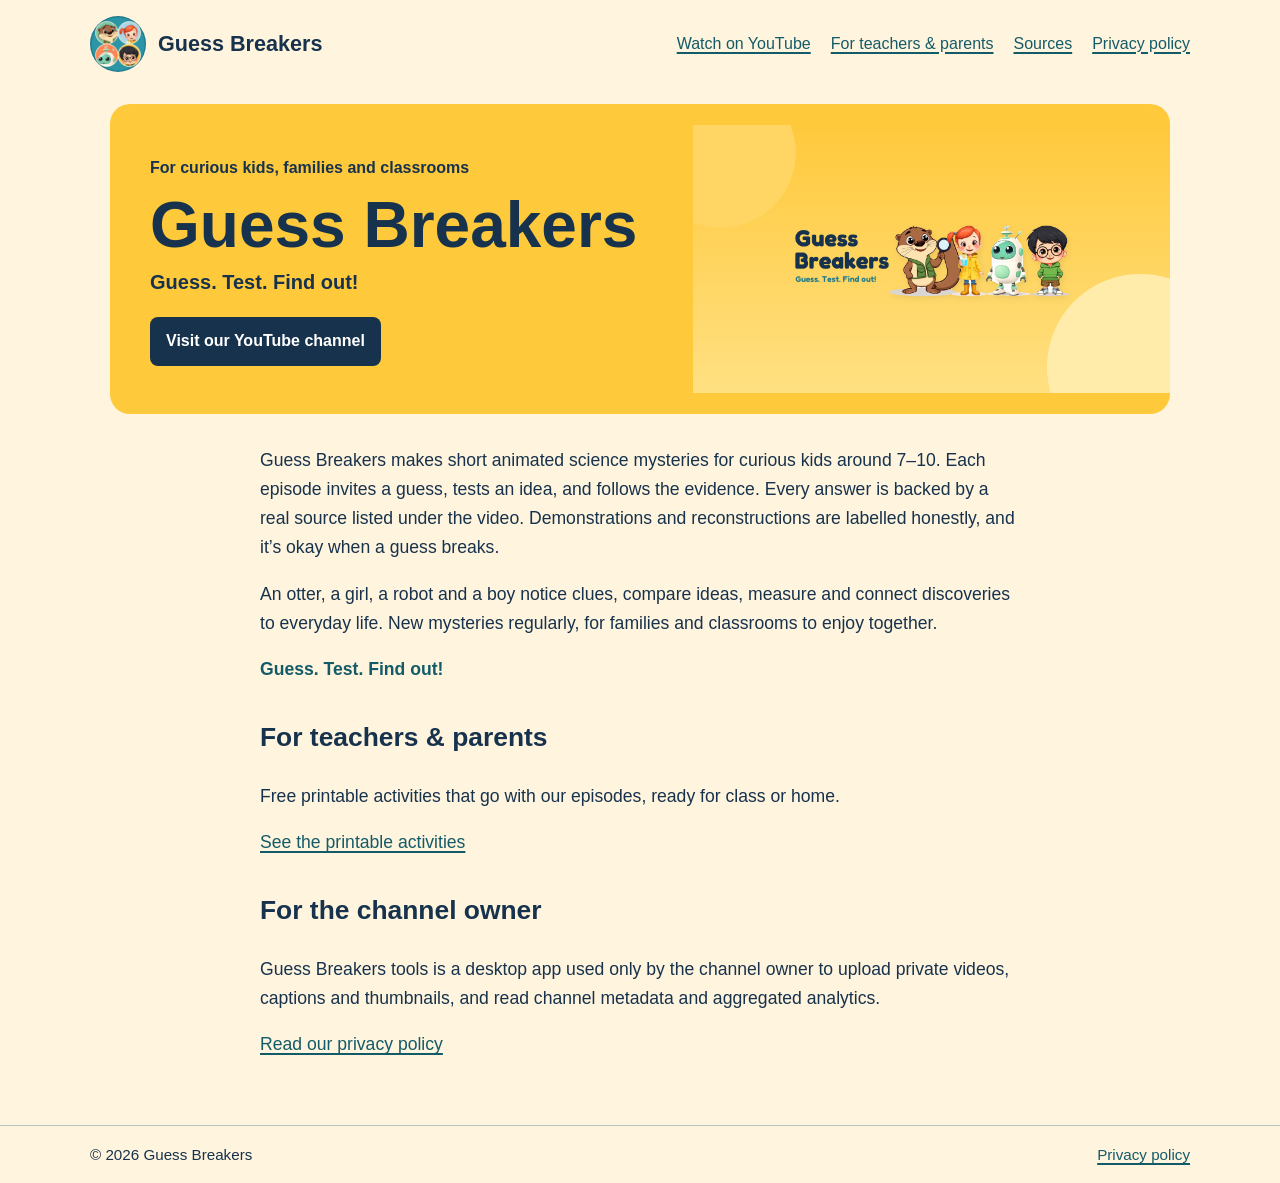
<file: index.html>
<!doctype html>
<html lang="en">
<head>
  <meta charset="utf-8">
  <meta name="viewport" content="width=device-width, initial-scale=1">
  <meta name="description" content="Guess Breakers makes short animated science mysteries for curious kids, families and classrooms.">
  <title>Guess Breakers — Science Mysteries</title>
  <link rel="stylesheet" href="style.css">
</head>
<body>
  <header class="site-header">
    <a class="brand" href="index.html" aria-label="Guess Breakers home">
      <img src="images/avatar-b.png" width="64" height="64" alt="The four Guess Breakers characters">
      <span>Guess Breakers</span>
    </a>
    <nav aria-label="Main navigation"><a href="https://www.youtube.com/@GuessBreakers">Watch on YouTube</a><a href="teachers.html">For teachers &amp; parents</a><a href="sources.html">Sources</a><a href="privacy.html">Privacy policy</a></nav>
  </header>
  <main>
    <section class="hero" aria-labelledby="page-title">
      <img class="banner" src="images/banner-b.png" alt="The Guess Breakers team: an otter, a girl, a robot and a boy">
      <div class="hero-copy">
        <p class="eyebrow">For curious kids, families and classrooms</p>
        <h1 id="page-title">Guess Breakers</h1>
        <p class="slogan">Guess. Test. Find out!</p>
        <a class="button" href="https://www.youtube.com/@GuessBreakers">Visit our YouTube channel</a>
      </div>
    </section>
    <section class="about" aria-label="About the channel">
      <p>Guess Breakers makes short animated science mysteries for curious kids around 7–10. Each episode invites a guess, tests an idea, and follows the evidence. Every answer is backed by a real source listed under the video. Demonstrations and reconstructions are labelled honestly, and it’s okay when a guess breaks.</p>
      <p>An otter, a girl, a robot and a boy notice clues, compare ideas, measure and connect discoveries to everyday life. New mysteries regularly, for families and classrooms to enjoy together.</p>
      <p class="closing">Guess. Test. Find out!</p>
    </section>
    <section class="about" aria-labelledby="teachers-title">
      <h2 id="teachers-title">For teachers &amp; parents</h2>
      <p>Free printable activities that go with our episodes, ready for class or home.</p>
      <p><a href="teachers.html">See the printable activities</a></p>
    </section>
    <section class="about app-info" aria-labelledby="tools-title">
      <h2 id="tools-title">For the channel owner</h2>
      <p>Guess Breakers tools is a desktop app used only by the channel owner to upload private videos, captions and thumbnails, and read channel metadata and aggregated analytics.</p>
      <p><a href="privacy.html">Read our privacy policy</a></p>
    </section>
  </main>
  <footer><span>© 2026 Guess Breakers</span><a href="privacy.html">Privacy policy</a></footer>
</body>
</html>
</file>
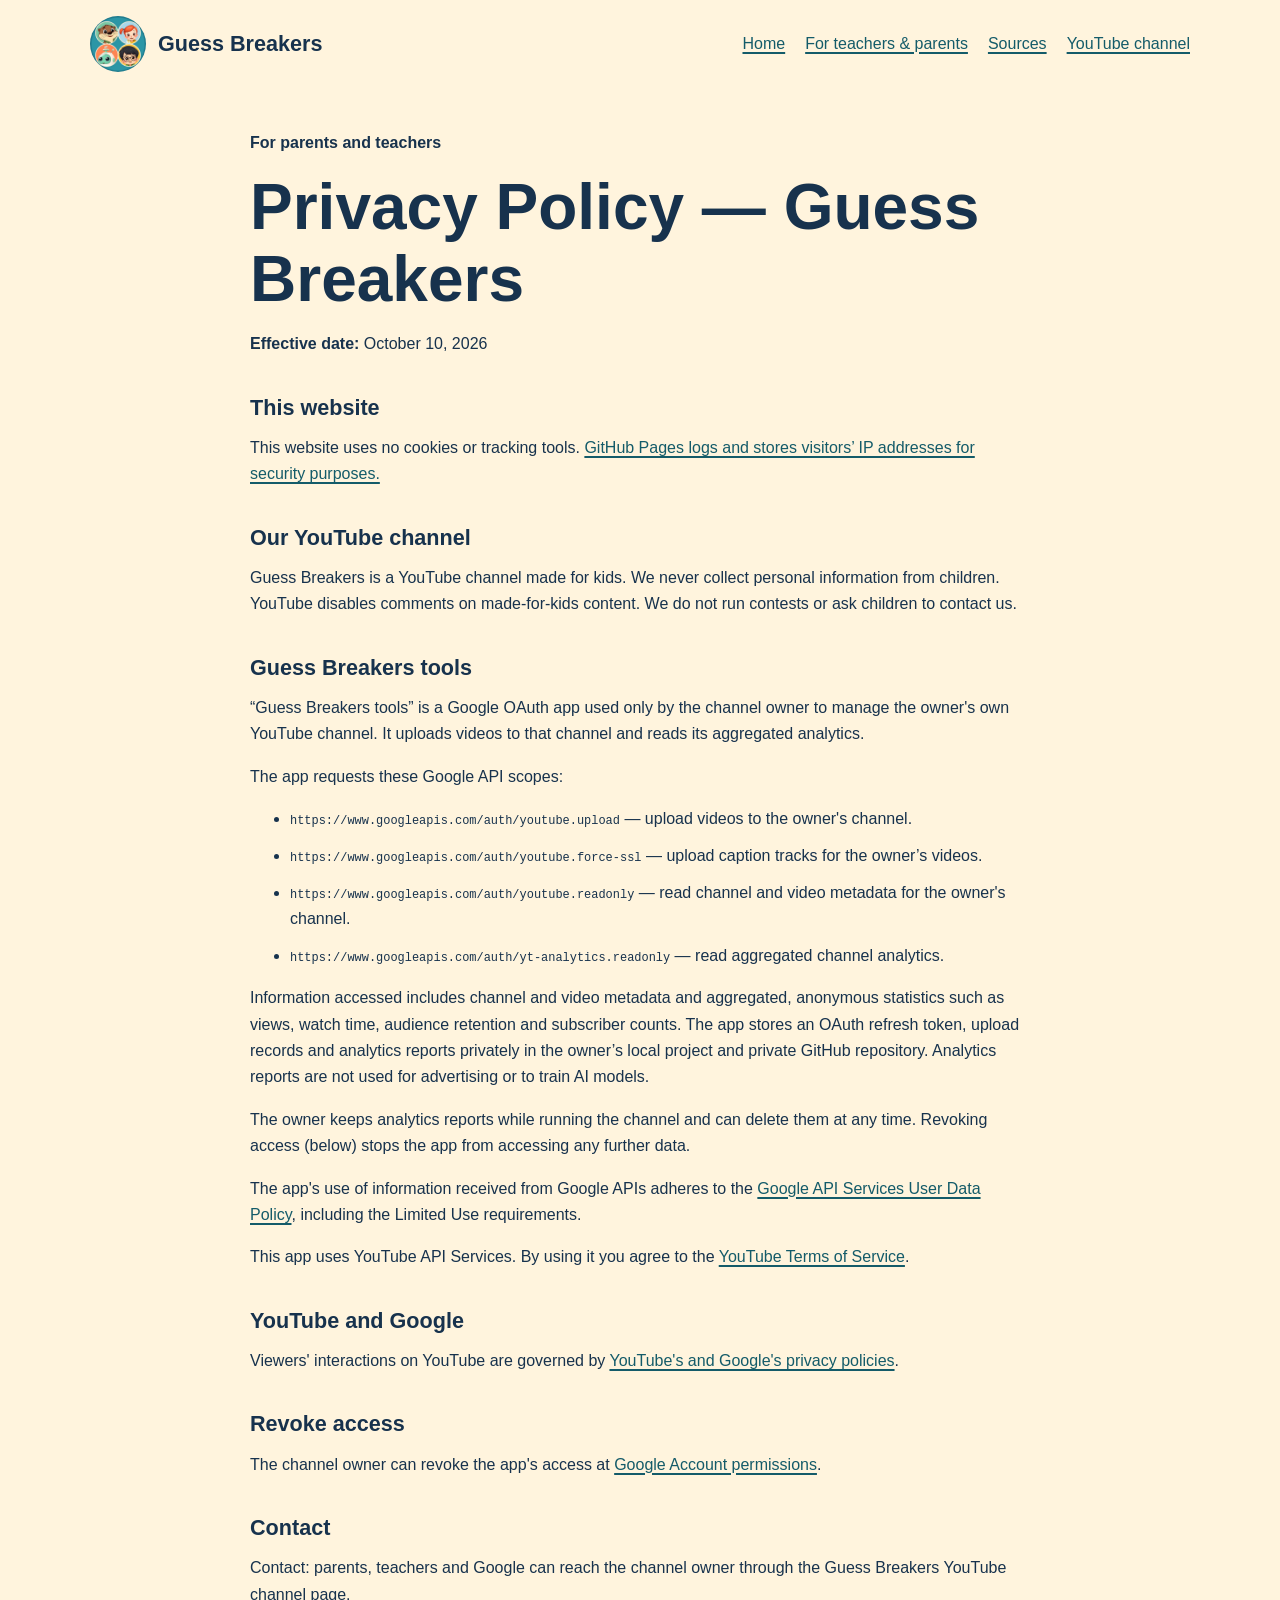
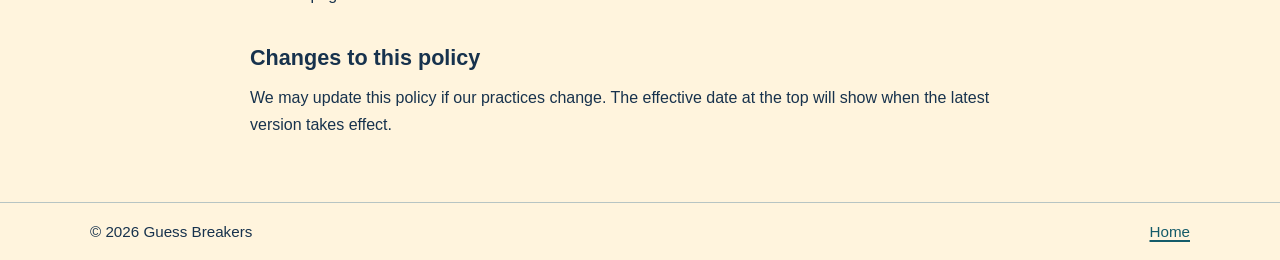
<file: privacy.html>
<!doctype html>
<html lang="en">
<head>
  <meta charset="utf-8">
  <meta name="viewport" content="width=device-width, initial-scale=1">
  <meta name="description" content="Privacy policy for Guess Breakers and the Guess Breakers tools Google OAuth app.">
  <title>Privacy Policy — Guess Breakers</title>
  <link rel="stylesheet" href="style.css">
</head>
<body>
  <header class="site-header">
    <a class="brand" href="index.html" aria-label="Guess Breakers home">
      <img src="images/avatar-b.png" width="64" height="64" alt="The four Guess Breakers characters">
      <span>Guess Breakers</span>
    </a>
    <nav aria-label="Main navigation"><a href="index.html">Home</a><a href="teachers.html">For teachers &amp; parents</a><a href="sources.html">Sources</a><a href="https://www.youtube.com/@GuessBreakers">YouTube channel</a></nav>
  </header>
  <main class="policy">
    <p class="eyebrow">For parents and teachers</p>
    <h1>Privacy Policy — Guess Breakers</h1>
    <p><strong>Effective date:</strong> October 10, 2026</p>
    <h2>This website</h2>
    <p>This website uses no cookies or tracking tools. <a href="https://docs.github.com/en/pages/getting-started-with-github-pages/what-is-github-pages#data-collection">GitHub Pages logs and stores visitors’ IP addresses for security purposes.</a></p>
    <h2>Our YouTube channel</h2>
    <p>Guess Breakers is a YouTube channel made for kids. We never collect personal information from children. YouTube disables comments on made-for-kids content. We do not run contests or ask children to contact us.</p>
    <h2>Guess Breakers tools</h2>
    <p>“Guess Breakers tools” is a Google OAuth app used only by the channel owner to manage the owner's own YouTube channel. It uploads videos to that channel and reads its aggregated analytics.</p>
    <p>The app requests these Google API scopes:</p>
    <ul>
      <li><code>https://www.googleapis.com/auth/youtube.upload</code> — upload videos to the owner's channel.</li>
      <li><code>https://www.googleapis.com/auth/youtube.force-ssl</code> — upload caption tracks for the owner’s videos.</li>
      <li><code>https://www.googleapis.com/auth/youtube.readonly</code> — read channel and video metadata for the owner's channel.</li>
      <li><code>https://www.googleapis.com/auth/yt-analytics.readonly</code> — read aggregated channel analytics.</li>
    </ul>
    <p>Information accessed includes channel and video metadata and aggregated, anonymous statistics such as views, watch time, audience retention and subscriber counts. The app stores an OAuth refresh token, upload records and analytics reports privately in the owner’s local project and private GitHub repository. Analytics reports are not used for advertising or to train AI models.</p>
    <p>The owner keeps analytics reports while running the channel and can delete them at any time. Revoking access (below) stops the app from accessing any further data.</p>
    <p>The app's use of information received from Google APIs adheres to the <a href="https://developers.google.com/terms/api-services-user-data-policy">Google API Services User Data Policy</a>, including the Limited Use requirements.</p>
    <p>This app uses YouTube API Services. By using it you agree to the <a href="https://www.youtube.com/t/terms">YouTube Terms of Service</a>.</p>
    <h2>YouTube and Google</h2>
    <p>Viewers' interactions on YouTube are governed by <a href="https://policies.google.com/privacy">YouTube's and Google's privacy policies</a>.</p>
    <h2>Revoke access</h2>
    <p>The channel owner can revoke the app's access at <a href="https://myaccount.google.com/permissions">Google Account permissions</a>.</p>
    <h2>Contact</h2>
    <p>Contact: parents, teachers and Google can reach the channel owner through the Guess Breakers YouTube channel page.</p>
    <h2>Changes to this policy</h2>
    <p>We may update this policy if our practices change. The effective date at the top will show when the latest version takes effect.</p>
  </main>
  <footer><span>© 2026 Guess Breakers</span><a href="index.html">Home</a></footer>
</body>
</html>
</file>
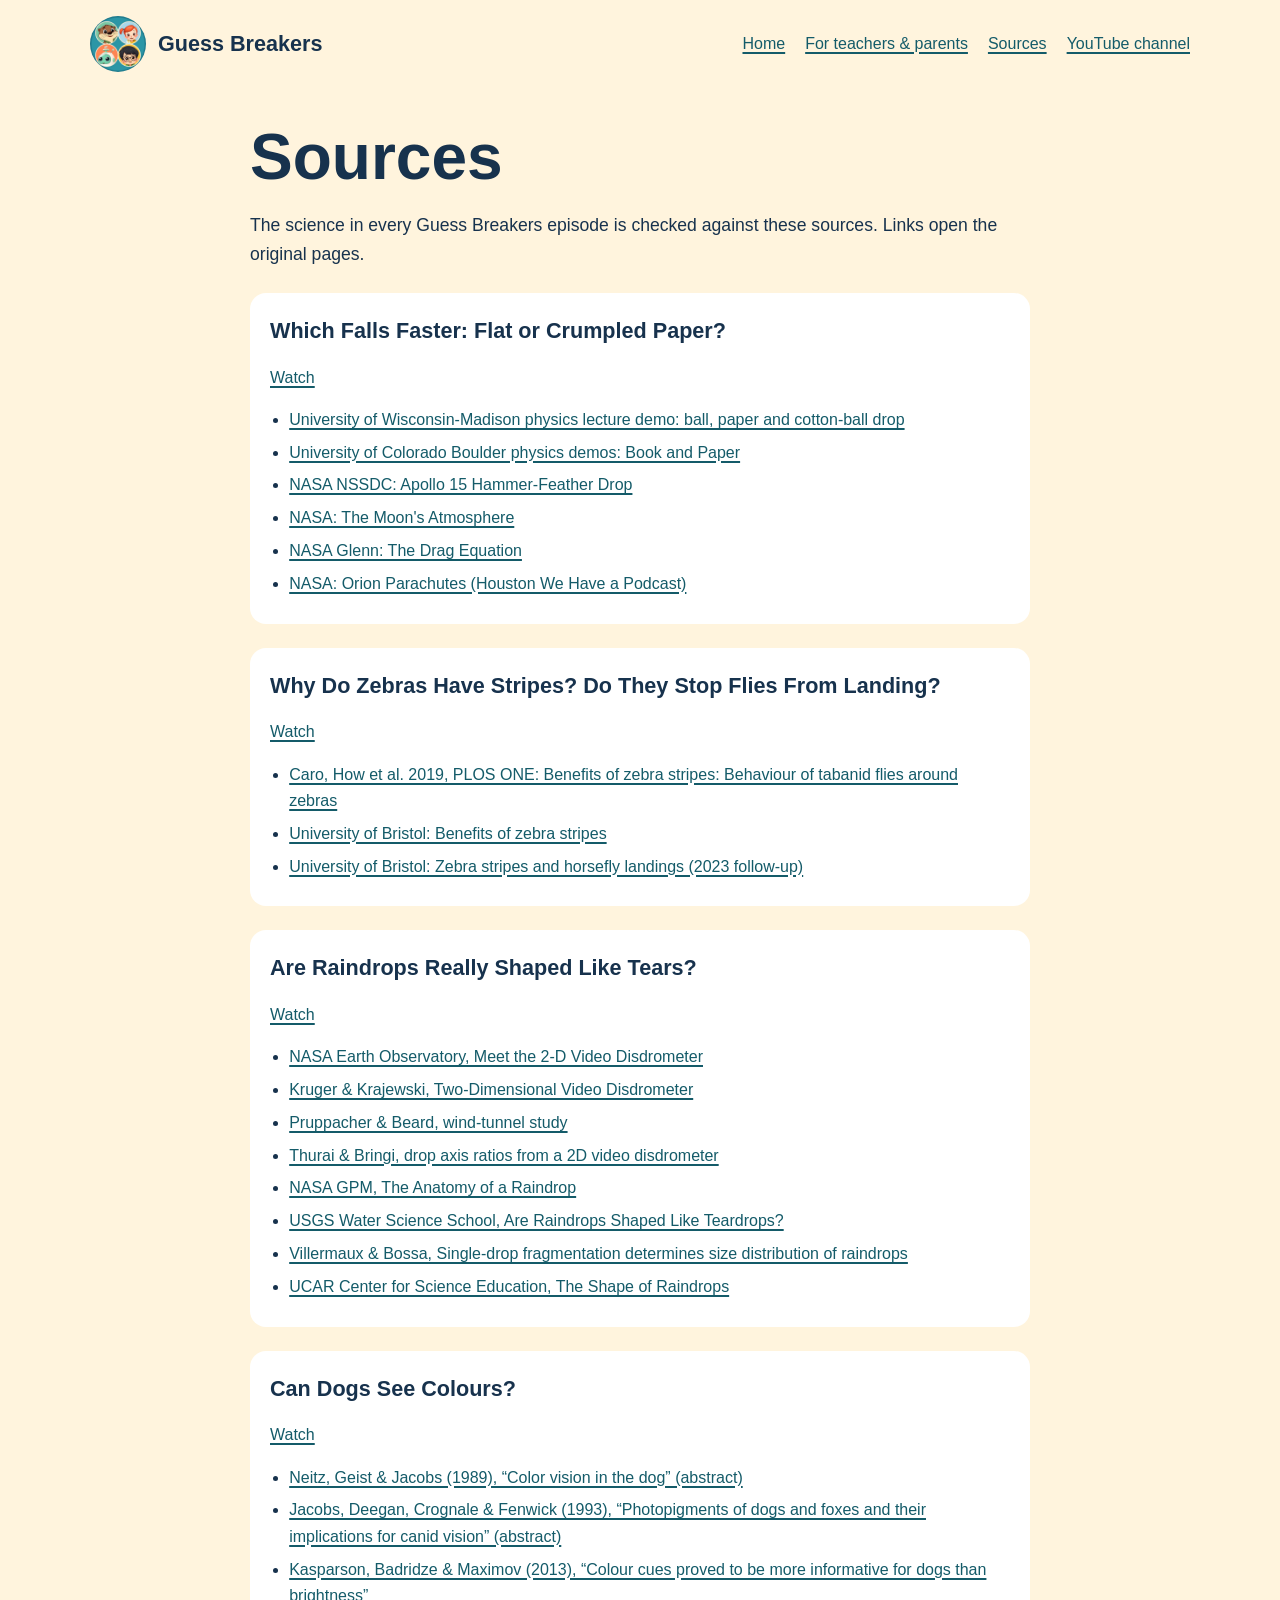
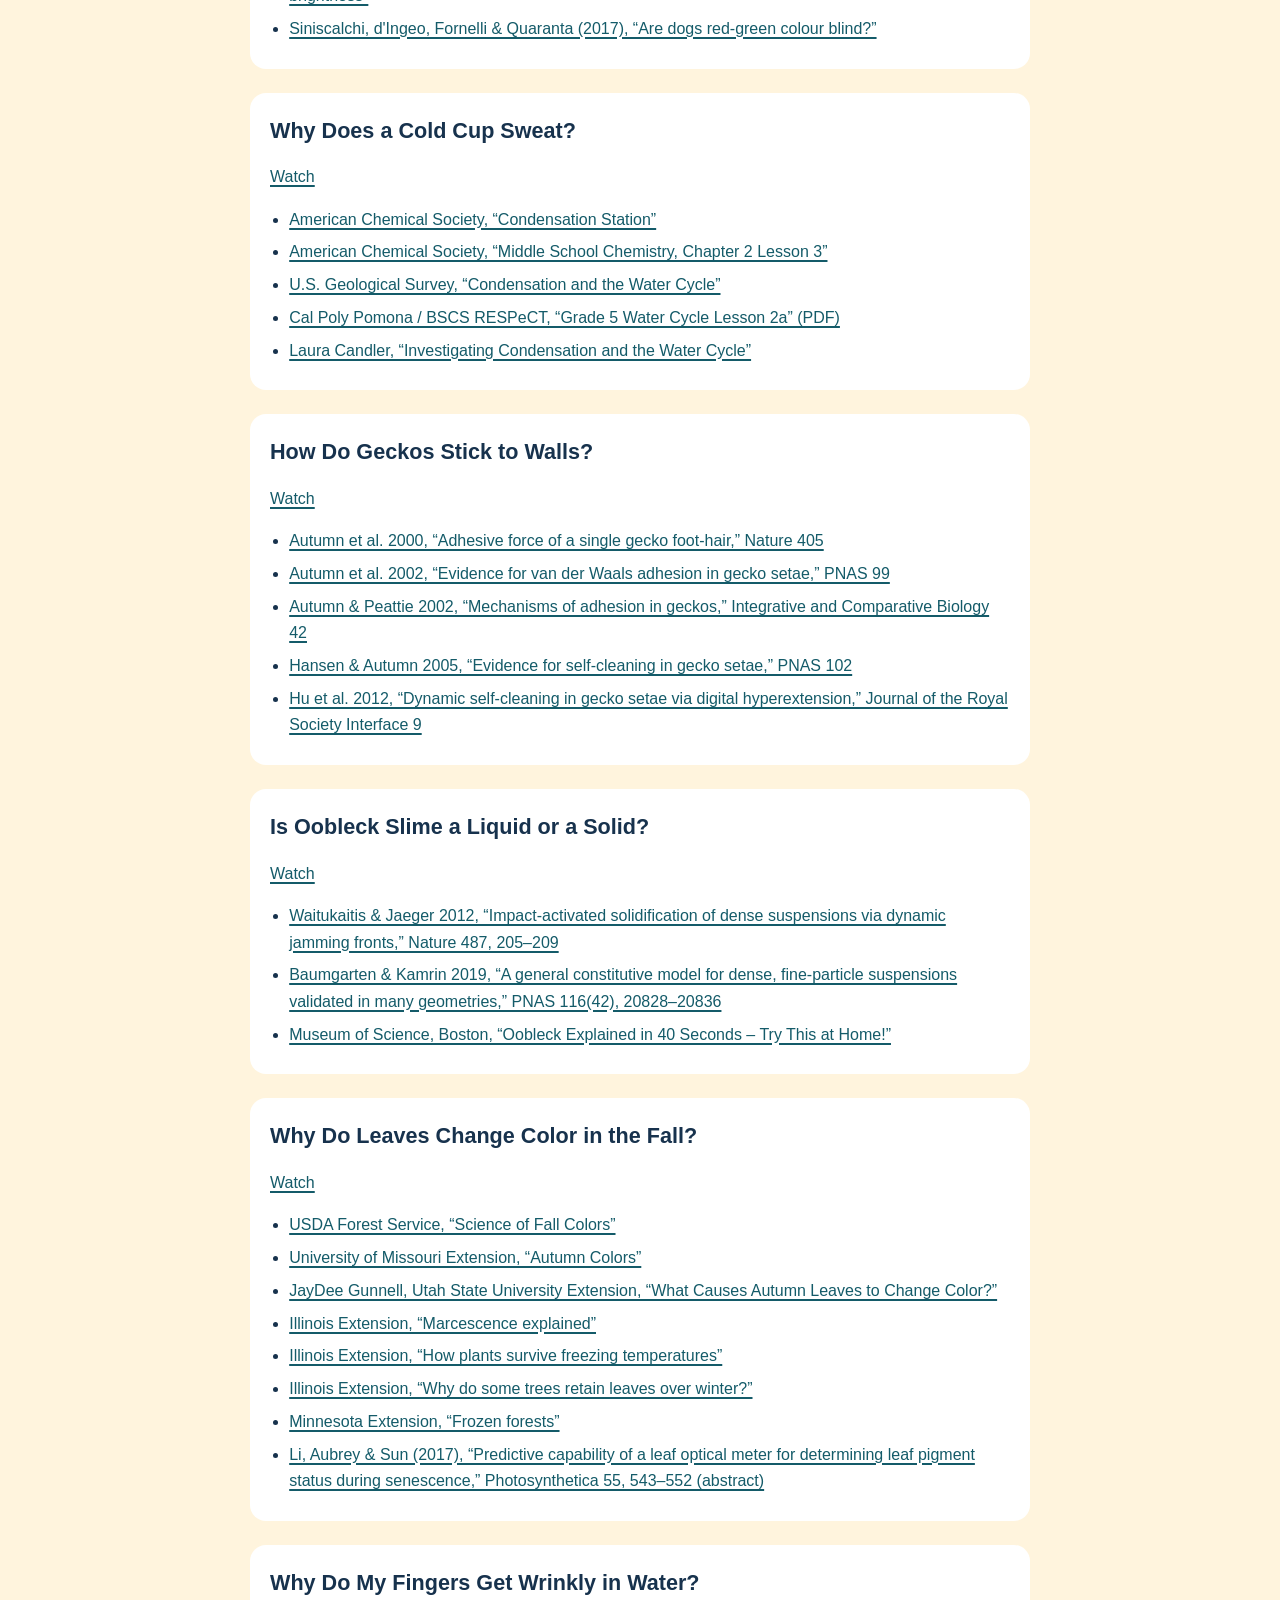
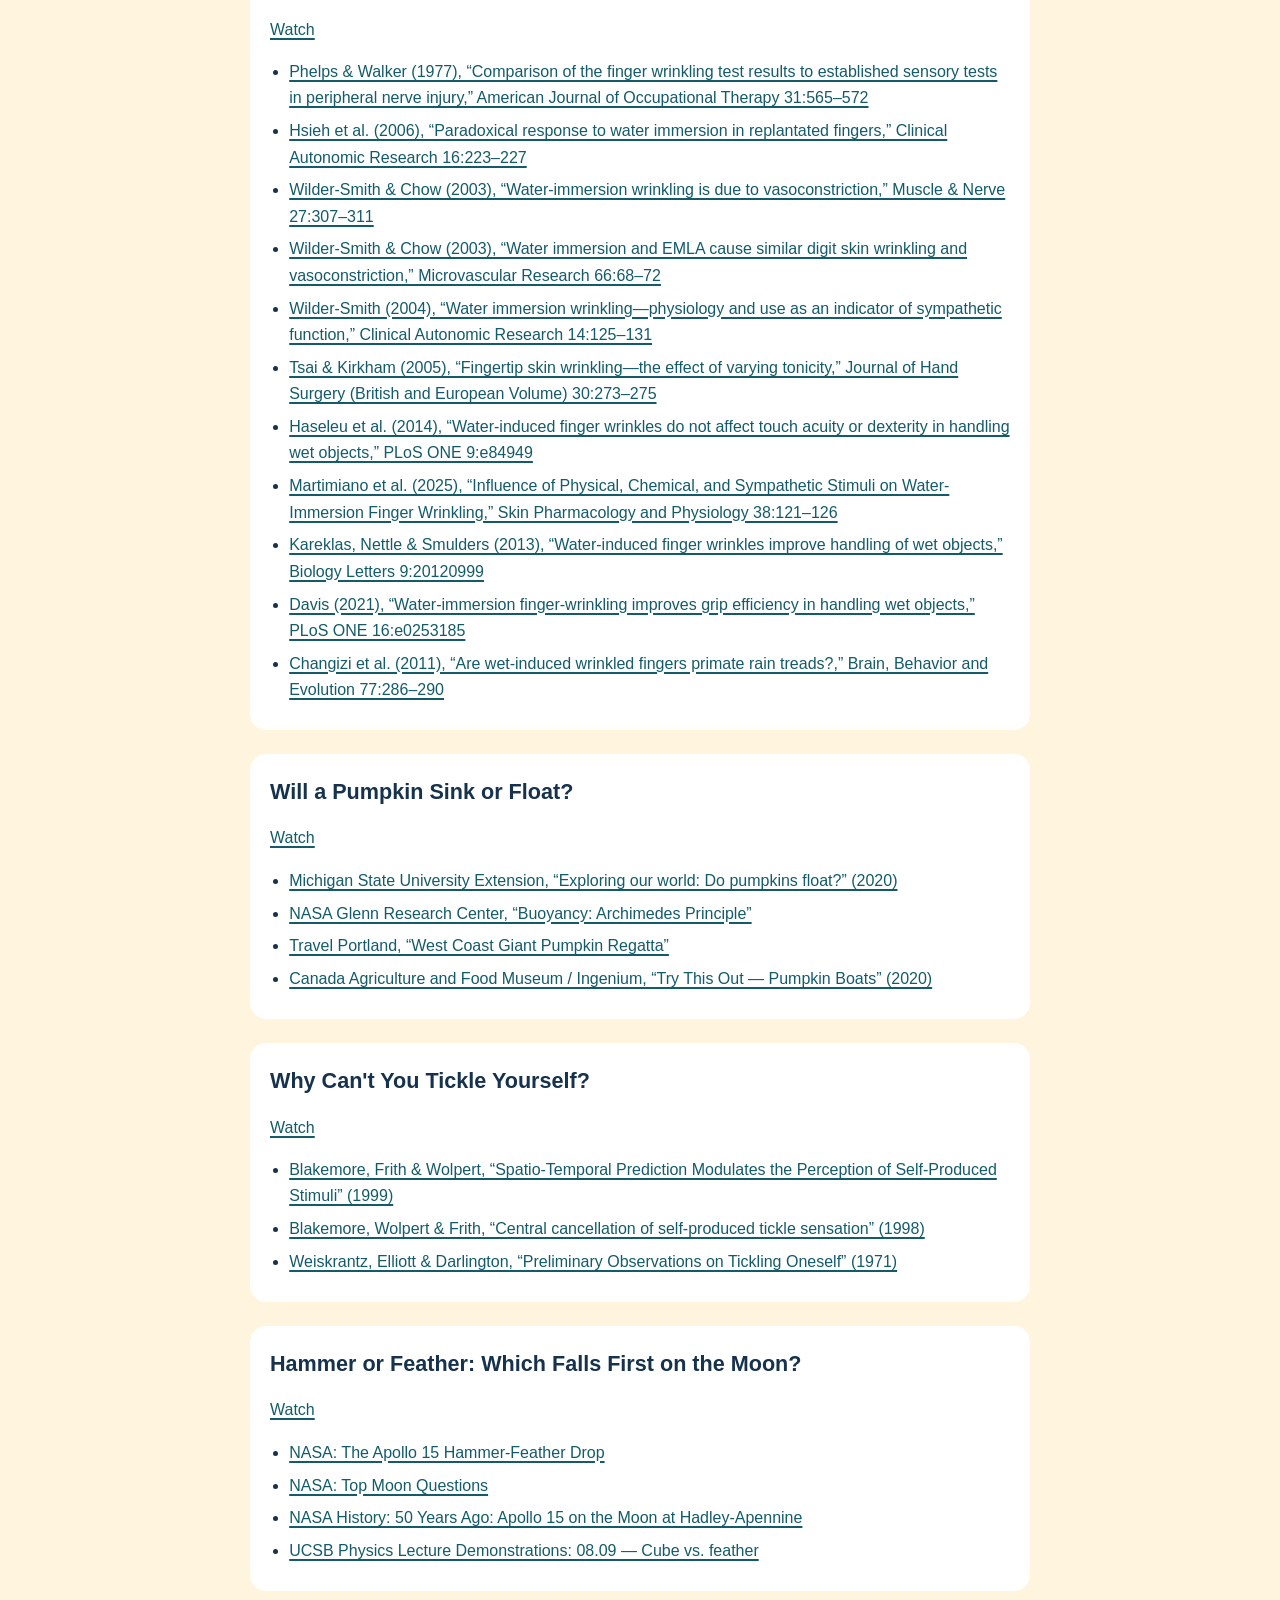
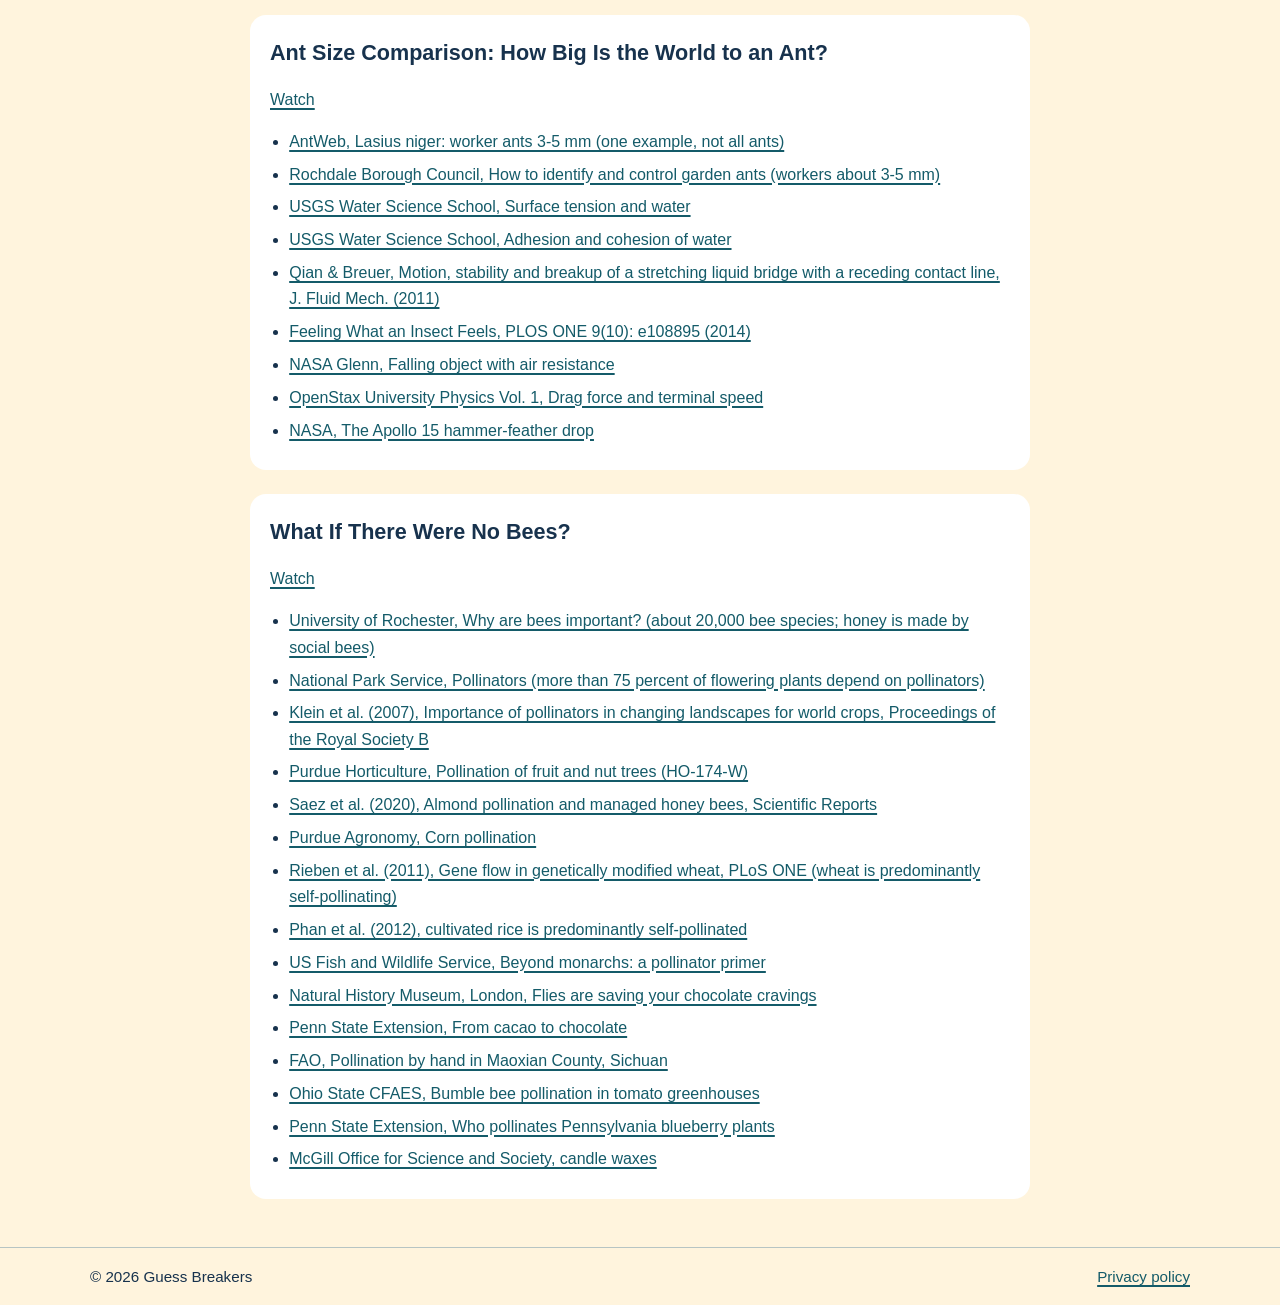
<file: sources.html>
<!doctype html>
<html lang="en">
<head>
  <meta charset="utf-8">
  <meta name="viewport" content="width=device-width, initial-scale=1">
  <meta name="description" content="The sources behind the science in every Guess Breakers episode.">
  <title>Sources — Guess Breakers</title>
  <link rel="stylesheet" href="style.css">
</head>
<body>
  <header class="site-header">
    <a class="brand" href="index.html" aria-label="Guess Breakers home">
      <img src="images/avatar-b.png" width="64" height="64" alt="The four Guess Breakers characters">
      <span>Guess Breakers</span>
    </a>
    <nav aria-label="Main navigation"><a href="index.html">Home</a><a href="teachers.html">For teachers &amp; parents</a><a href="sources.html">Sources</a><a href="https://www.youtube.com/@GuessBreakers">YouTube channel</a></nav>
  </header>
  <main class="teachers">
    <h1>Sources</h1>
    <p class="lead">The science in every Guess Breakers episode is checked against these sources. Links open the original pages.</p>
    <section class="card sources-card" id="ep00" aria-labelledby="ep00-title">
      <div>
        <h2 id="ep00-title">Which Falls Faster: Flat or Crumpled Paper?</h2>
        <p><a href="https://www.youtube.com/watch?v=8q4nmNSRnk8">Watch</a></p>
        <ul class="sources">
        <li><a href="https://wiki.physics.wisc.edu/facultywiki/BallPaperCottonBallDrop" rel="noopener">University of Wisconsin-Madison physics lecture demo: ball, paper and cotton-ball drop</a></li>
        <li><a href="https://physicslabs.colorado.edu/demos/mechanics/motion-in-one-dimension/uniform-acceleration/book-and-paper/" rel="noopener">University of Colorado Boulder physics demos: Book and Paper</a></li>
        <li><a href="https://nssdc.gsfc.nasa.gov/planetary/lunar/apollo_15_feather_drop.html" rel="noopener">NASA NSSDC: Apollo 15 Hammer-Feather Drop</a></li>
        <li><a href="https://science.nasa.gov/moon/lunar-atmosphere/" rel="noopener">NASA: The Moon&#x27;s Atmosphere</a></li>
        <li><a href="https://www1.grc.nasa.gov/beginners-guide-to-aeronautics/drag-equation/" rel="noopener">NASA Glenn: The Drag Equation</a></li>
        <li><a href="https://www.nasa.gov/podcasts/houston-we-have-a-podcast/orion-parachutes/" rel="noopener">NASA: Orion Parachutes (Houston We Have a Podcast)</a></li>
        </ul>
      </div>
    </section>
    <section class="card sources-card" id="ep01" aria-labelledby="ep01-title">
      <div>
        <h2 id="ep01-title">Why Do Zebras Have Stripes? Do They Stop Flies From Landing?</h2>
        <p><a href="https://www.youtube.com/watch?v=5ToSrR0R9tk">Watch</a></p>
        <ul class="sources">
        <li><a href="https://journals.plos.org/plosone/article?id=10.1371/journal.pone.0210831" rel="noopener">Caro, How et al. 2019, PLOS ONE: Benefits of zebra stripes: Behaviour of tabanid flies around zebras</a></li>
        <li><a href="https://research-information.bris.ac.uk/en/publications/benefits-of-zebra-stripes-behaviour-of-tabanid-flies-around-zebra/" rel="noopener">University of Bristol: Benefits of zebra stripes</a></li>
        <li><a href="https://www.bristol.ac.uk/news/2023/february/zebra-stripes.html" rel="noopener">University of Bristol: Zebra stripes and horsefly landings (2023 follow-up)</a></li>
        </ul>
      </div>
    </section>
    <section class="card sources-card" id="ep02" aria-labelledby="ep02-title">
      <div>
        <h2 id="ep02-title">Are Raindrops Really Shaped Like Tears?</h2>
        <p><a href="https://www.youtube.com/watch?v=ONLlCqoG1-4">Watch</a></p>
        <ul class="sources">
        <li><a href="https://science.nasa.gov/blogs/notes-from-the-field/2013/05/01/meet-the-2-d-video-disdrometer/" rel="noopener">NASA Earth Observatory, Meet the 2-D Video Disdrometer</a></li>
        <li><a href="https://iro.uiowa.edu/esploro/outputs/journalArticle/Two-Dimensional-Video-Disdrometer-A-Description/9983992038402771" rel="noopener">Kruger &amp; Krajewski, Two-Dimensional Video Disdrometer</a></li>
        <li><a href="https://api.crossref.org/works/10.1002/qj.49709640807" rel="noopener">Pruppacher &amp; Beard, wind-tunnel study</a></li>
        <li><a href="https://api.crossref.org/works/10.1175/JTECH1767.1" rel="noopener">Thurai &amp; Bringi, drop axis ratios from a 2D video disdrometer</a></li>
        <li><a href="https://gpm.nasa.gov/science/anatomy-of-a-raindrop" rel="noopener">NASA GPM, The Anatomy of a Raindrop</a></li>
        <li><a href="https://www.usgs.gov/water-science-school/science/are-raindrops-shaped-teardrops" rel="noopener">USGS Water Science School, Are Raindrops Shaped Like Teardrops?</a></li>
        <li><a href="https://www.irphe.fr/~fragmix/publis/VB2009.pdf" rel="noopener">Villermaux &amp; Bossa, Single-drop fragmentation determines size distribution of raindrops</a></li>
        <li><a href="https://scied.ucar.edu/video/shape-raindrops" rel="noopener">UCAR Center for Science Education, The Shape of Raindrops</a></li>
        </ul>
      </div>
    </section>
    <section class="card sources-card" id="ep03" aria-labelledby="ep03-title">
      <div>
        <h2 id="ep03-title">Can Dogs See Colours?</h2>
        <p><a href="https://www.youtube.com/watch?v=6B9cXrEeq58">Watch</a></p>
        <ul class="sources">
        <li><a href="https://pubmed.ncbi.nlm.nih.gov/2487095/" rel="noopener">Neitz, Geist &amp; Jacobs (1989), “Color vision in the dog” (abstract)</a></li>
        <li><a href="https://www.cambridge.org/core/journals/visual-neuroscience/article/abs/photopigments-of-dogs-and-foxes-and-their-implications-for-canid-vision/9C0043A35B2D652857BFE40779F23070" rel="noopener">Jacobs, Deegan, Crognale &amp; Fenwick (1993), “Photopigments of dogs and foxes and their implications for canid vision” (abstract)</a></li>
        <li><a href="https://pmc.ncbi.nlm.nih.gov/articles/PMC3730601/" rel="noopener">Kasparson, Badridze &amp; Maximov (2013), “Colour cues proved to be more informative for dogs than brightness”</a></li>
        <li><a href="https://pmc.ncbi.nlm.nih.gov/articles/PMC5717654/" rel="noopener">Siniscalchi, d&#x27;Ingeo, Fornelli &amp; Quaranta (2017), “Are dogs red-green colour blind?”</a></li>
        </ul>
      </div>
    </section>
    <section class="card sources-card" id="ep04" aria-labelledby="ep04-title">
      <div>
        <h2 id="ep04-title">Why Does a Cold Cup Sweat?</h2>
        <p><a href="https://www.youtube.com/watch?v=QVljzF1R1wI">Watch</a></p>
        <ul class="sources">
        <li><a href="https://www.acs.org/education/whatischemistry/adventures-in-chemistry/experiments/condenstation-station.html" rel="noopener">American Chemical Society, “Condensation Station”</a></li>
        <li><a href="https://www.acs.org/middleschoolchemistry/lessonplans/chapter2/lesson3.html" rel="noopener">American Chemical Society, “Middle School Chemistry, Chapter 2 Lesson 3”</a></li>
        <li><a href="https://www.usgs.gov/water-science-school/science/condensation-and-water-cycle?page=1" rel="noopener">U.S. Geological Survey, “Condensation and the Water Cycle”</a></li>
        <li><a href="https://www.cpp.edu/respect/resources/documents_5th/gr5.wc_lesson2a.pdf" rel="noopener">Cal Poly Pomona / BSCS RESPeCT, “Grade 5 Water Cycle Lesson 2a” (PDF)</a></li>
        <li><a href="https://lauracandler.com/investigating-condensation-and-the-water-cycle/" rel="noopener">Laura Candler, “Investigating Condensation and the Water Cycle”</a></li>
        </ul>
      </div>
    </section>
    <section class="card sources-card" id="ep05" aria-labelledby="ep05-title">
      <div>
        <h2 id="ep05-title">How Do Geckos Stick to Walls?</h2>
        <p><a href="https://www.youtube.com/watch?v=N6utxl5Npz4">Watch</a></p>
        <ul class="sources">
        <li><a href="https://doi.org/10.1038/35015073" rel="noopener">Autumn et al. 2000, “Adhesive force of a single gecko foot-hair,” Nature 405</a></li>
        <li><a href="https://pubmed.ncbi.nlm.nih.gov/12198184/" rel="noopener">Autumn et al. 2002, “Evidence for van der Waals adhesion in gecko setae,” PNAS 99</a></li>
        <li><a href="https://doi.org/10.1093/icb/42.6.1081" rel="noopener">Autumn &amp; Peattie 2002, “Mechanisms of adhesion in geckos,” Integrative and Comparative Biology 42</a></li>
        <li><a href="https://doi.org/10.1073/pnas.0408304102" rel="noopener">Hansen &amp; Autumn 2005, “Evidence for self-cleaning in gecko setae,” PNAS 102</a></li>
        <li><a href="https://doi.org/10.1098/rsif.2012.0108" rel="noopener">Hu et al. 2012, “Dynamic self-cleaning in gecko setae via digital hyperextension,” Journal of the Royal Society Interface 9</a></li>
        </ul>
      </div>
    </section>
    <section class="card sources-card" id="ep06" aria-labelledby="ep06-title">
      <div>
        <h2 id="ep06-title">Is Oobleck Slime a Liquid or a Solid?</h2>
        <p><a href="https://www.youtube.com/watch?v=j3Ajxod8iHg">Watch</a></p>
        <ul class="sources">
        <li><a href="https://doi.org/10.1038/nature11187" rel="noopener">Waitukaitis &amp; Jaeger 2012, “Impact-activated solidification of dense suspensions via dynamic jamming fronts,” Nature 487, 205–209</a></li>
        <li><a href="https://doi.org/10.1073/pnas.1908065116" rel="noopener">Baumgarten &amp; Kamrin 2019, “A general constitutive model for dense, fine-particle suspensions validated in many geometries,” PNAS 116(42), 20828–20836</a></li>
        <li><a href="https://www.mos.org/video/oobleck-explained-40-seconds-try-home" rel="noopener">Museum of Science, Boston, “Oobleck Explained in 40 Seconds – Try This at Home!”</a></li>
        </ul>
      </div>
    </section>
    <section class="card sources-card" id="ep07" aria-labelledby="ep07-title">
      <div>
        <h2 id="ep07-title">Why Do Leaves Change Color in the Fall?</h2>
        <p><a href="https://www.youtube.com/watch?v=X_breC3apNs">Watch</a></p>
        <ul class="sources">
        <li><a href="https://www.fs.usda.gov/visit/fall-colors/science-of-fall-colors" rel="noopener">USDA Forest Service, “Science of Fall Colors”</a></li>
        <li><a href="https://extension.missouri.edu/publications/g5010" rel="noopener">University of Missouri Extension, “Autumn Colors”</a></li>
        <li><a href="https://extension.usu.edu/news_sections/gardening/autumn-leaf-colors" rel="noopener">JayDee Gunnell, Utah State University Extension, “What Causes Autumn Leaves to Change Color?”</a></li>
        <li><a href="https://extension.illinois.edu/blogs/good-growing/2024-12-06-stubborn-beauty-oak-leaves-marcescence-explained" rel="noopener">Illinois Extension, “Marcescence explained”</a></li>
        <li><a href="https://extension.illinois.edu/blogs/welcome-my-jungle/2021-01-01-how-plants-survive-freezing-temperatures" rel="noopener">Illinois Extension, “How plants survive freezing temperatures”</a></li>
        <li><a href="https://extension.illinois.edu/blogs/garden-scoop/2019-11-14-why-do-some-trees-retain-leaves-over-winter" rel="noopener">Illinois Extension, “Why do some trees retain leaves over winter?”</a></li>
        <li><a href="https://extension.umn.edu/about/our-stories/news/natural-resources-news/frozen-forests" rel="noopener">Minnesota Extension, “Frozen forests”</a></li>
        <li><a href="https://ps.ueb.cas.cz/artkey/phs-201703-0014_predictive-capability-of-a-leaf-optical-meter-for-determining-leaf-pigment-status-during-senescence.php" rel="noopener">Li, Aubrey &amp; Sun (2017), “Predictive capability of a leaf optical meter for determining leaf pigment status during senescence,” Photosynthetica 55, 543–552 (abstract)</a></li>
        </ul>
      </div>
    </section>
    <section class="card sources-card" id="ep08" aria-labelledby="ep08-title">
      <div>
        <h2 id="ep08-title">Why Do My Fingers Get Wrinkly in Water?</h2>
        <p><a href="https://www.youtube.com/watch?v=18iutkDkyiE">Watch</a></p>
        <ul class="sources">
        <li><a href="https://pubmed.ncbi.nlm.nih.gov/907018/" rel="noopener">Phelps &amp; Walker (1977), “Comparison of the finger wrinkling test results to established sensory tests in peripheral nerve injury,” American Journal of Occupational Therapy 31:565–572</a></li>
        <li><a href="https://pubmed.ncbi.nlm.nih.gov/16612557/" rel="noopener">Hsieh et al. (2006), “Paradoxical response to water immersion in replantated fingers,” Clinical Autonomic Research 16:223–227</a></li>
        <li><a href="https://doi.org/10.1002/mus.10323" rel="noopener">Wilder-Smith &amp; Chow (2003), “Water-immersion wrinkling is due to vasoconstriction,” Muscle &amp; Nerve 27:307–311</a></li>
        <li><a href="https://pubmed.ncbi.nlm.nih.gov/12826076/" rel="noopener">Wilder-Smith &amp; Chow (2003), “Water immersion and EMLA cause similar digit skin wrinkling and vasoconstriction,” Microvascular Research 66:68–72</a></li>
        <li><a href="https://pubmed.ncbi.nlm.nih.gov/15095056/" rel="noopener">Wilder-Smith (2004), “Water immersion wrinkling—physiology and use as an indicator of sympathetic function,” Clinical Autonomic Research 14:125–131</a></li>
        <li><a href="https://pubmed.ncbi.nlm.nih.gov/15862367/" rel="noopener">Tsai &amp; Kirkham (2005), “Fingertip skin wrinkling—the effect of varying tonicity,” Journal of Hand Surgery (British and European Volume) 30:273–275</a></li>
        <li><a href="https://doi.org/10.1371/journal.pone.0084949" rel="noopener">Haseleu et al. (2014), “Water-induced finger wrinkles do not affect touch acuity or dexterity in handling wet objects,” PLoS ONE 9:e84949</a></li>
        <li><a href="https://pubmed.ncbi.nlm.nih.gov/40451152/" rel="noopener">Martimiano et al. (2025), “Influence of Physical, Chemical, and Sympathetic Stimuli on Water-Immersion Finger Wrinkling,” Skin Pharmacology and Physiology 38:121–126</a></li>
        <li><a href="https://pubmed.ncbi.nlm.nih.gov/23302867/" rel="noopener">Kareklas, Nettle &amp; Smulders (2013), “Water-induced finger wrinkles improve handling of wet objects,” Biology Letters 9:20120999</a></li>
        <li><a href="https://doi.org/10.1371/journal.pone.0253185" rel="noopener">Davis (2021), “Water-immersion finger-wrinkling improves grip efficiency in handling wet objects,” PLoS ONE 16:e0253185</a></li>
        <li><a href="https://pubmed.ncbi.nlm.nih.gov/21701145/" rel="noopener">Changizi et al. (2011), “Are wet-induced wrinkled fingers primate rain treads?,” Brain, Behavior and Evolution 77:286–290</a></li>
        </ul>
      </div>
    </section>
    <section class="card sources-card" id="ep09" aria-labelledby="ep09-title">
      <div>
        <h2 id="ep09-title">Will a Pumpkin Sink or Float?</h2>
        <p><a href="https://www.youtube.com/watch?v=VjG9AUnbUBQ">Watch</a></p>
        <ul class="sources">
        <li><a href="https://www.canr.msu.edu/news/fun_with_science_and_pumpkins" rel="noopener">Michigan State University Extension, “Exploring our world: Do pumpkins float?” (2020)</a></li>
        <li><a href="https://www.grc.nasa.gov/www/k-12/WindTunnel/Activities/buoy_Archimedes.html" rel="noopener">NASA Glenn Research Center, “Buoyancy: Archimedes Principle”</a></li>
        <li><a href="https://www.travelportland.com/events/west-coast-giant-pumpkin-regatta/" rel="noopener">Travel Portland, “West Coast Giant Pumpkin Regatta”</a></li>
        <li><a href="https://ingeniumcanada.org/sites/default/files/2020-10/try_this_out_pumpkin_boats.pdf" rel="noopener">Canada Agriculture and Food Museum / Ingenium, “Try This Out — Pumpkin Boats” (2020)</a></li>
        </ul>
      </div>
    </section>
    <section class="card sources-card" id="ep10" aria-labelledby="ep10-title">
      <div>
        <h2 id="ep10-title">Why Can&#x27;t You Tickle Yourself?</h2>
        <p><a href="https://www.youtube.com/watch?v=Z9pvefkhZSo">Watch</a></p>
        <ul class="sources">
        <li><a href="https://doi.org/10.1162/089892999563607" rel="noopener">Blakemore, Frith &amp; Wolpert, “Spatio-Temporal Prediction Modulates the Perception of Self-Produced Stimuli” (1999)</a></li>
        <li><a href="https://www.nature.com/articles/nn1198_635" rel="noopener">Blakemore, Wolpert &amp; Frith, “Central cancellation of self-produced tickle sensation” (1998)</a></li>
        <li><a href="https://www.nature.com/articles/230598a0" rel="noopener">Weiskrantz, Elliott &amp; Darlington, “Preliminary Observations on Tickling Oneself” (1971)</a></li>
        </ul>
      </div>
    </section>
    <section class="card sources-card" id="ep11" aria-labelledby="ep11-title">
      <div>
        <h2 id="ep11-title">Hammer or Feather: Which Falls First on the Moon?</h2>
        <p><a href="https://www.youtube.com/watch?v=iHryrkJFMuw">Watch</a></p>
        <ul class="sources">
        <li><a href="https://science.nasa.gov/resource/the-apollo-15-hammer-feather-drop/" rel="noopener">NASA: The Apollo 15 Hammer-Feather Drop</a></li>
        <li><a href="https://science.nasa.gov/moon/top-moon-questions/" rel="noopener">NASA: Top Moon Questions</a></li>
        <li><a href="https://www.nasa.gov/history/50-years-ago-apollo-15-on-the-moon-at-hadley-apennine/" rel="noopener">NASA History: 50 Years Ago: Apollo 15 on the Moon at Hadley-Apennine</a></li>
        <li><a href="https://web.physics.ucsb.edu/~lecturedemonstrations/Composer/Pages/08.09.html" rel="noopener">UCSB Physics Lecture Demonstrations: 08.09 — Cube vs. feather</a></li>
        </ul>
      </div>
    </section>
    <section class="card sources-card" id="ep12" aria-labelledby="ep12-title">
      <div>
        <h2 id="ep12-title">Ant Size Comparison: How Big Is the World to an Ant?</h2>
        <p><a href="https://www.youtube.com/watch?v=wJbOSb3SD58">Watch</a></p>
        <ul class="sources">
        <li><a href="https://www.antweb.org/description.do?genus=lasius&amp;project=allantwebants&amp;rank=species&amp;species=niger" rel="noopener">AntWeb, Lasius niger: worker ants 3-5 mm (one example, not all ants)</a></li>
        <li><a href="https://www.rochdale.gov.uk/pest-control-treatment/identify-control-ants" rel="noopener">Rochdale Borough Council, How to identify and control garden ants (workers about 3-5 mm)</a></li>
        <li><a href="https://www.usgs.gov/water-science-school/science/surface-tension-and-water" rel="noopener">USGS Water Science School, Surface tension and water</a></li>
        <li><a href="https://www.usgs.gov/water-science-school/science/adhesion-and-cohesion-water" rel="noopener">USGS Water Science School, Adhesion and cohesion of water</a></li>
        <li><a href="https://doi.org/10.1017/S0022112010004611" rel="noopener">Qian &amp; Breuer, Motion, stability and breakup of a stretching liquid bridge with a receding contact line, J. Fluid Mech. (2011)</a></li>
        <li><a href="https://pmc.ncbi.nlm.nih.gov/articles/PMC4182749/" rel="noopener">Feeling What an Insect Feels, PLOS ONE 9(10): e108895 (2014)</a></li>
        <li><a href="https://www1.grc.nasa.gov/beginners-guide-to-aeronautics/falling-object-with-air-resistance/" rel="noopener">NASA Glenn, Falling object with air resistance</a></li>
        <li><a href="https://openstax.org/books/university-physics-volume-1/pages/6-4-drag-force-and-terminal-speed" rel="noopener">OpenStax University Physics Vol. 1, Drag force and terminal speed</a></li>
        <li><a href="https://science.nasa.gov/resource/the-apollo-15-hammer-feather-drop-2/" rel="noopener">NASA, The Apollo 15 hammer-feather drop</a></li>
        </ul>
      </div>
    </section>
    <section class="card sources-card" id="ep13" aria-labelledby="ep13-title">
      <div>
        <h2 id="ep13-title">What If There Were No Bees?</h2>
        <p><a href="https://www.youtube.com/watch?v=O0WEn8FhHj0">Watch</a></p>
        <ul class="sources">
        <li><a href="https://www.rochester.edu/newscenter/why-are-bees-important-honeybees-solitary-bees-wasps-715102/" rel="noopener">University of Rochester, Why are bees important? (about 20,000 bee species; honey is made by social bees)</a></li>
        <li><a href="https://www.nps.gov/subjects/pollinators/index.htm" rel="noopener">National Park Service, Pollinators (more than 75 percent of flowering plants depend on pollinators)</a></li>
        <li><a href="https://pmc.ncbi.nlm.nih.gov/articles/PMC1702377/" rel="noopener">Klein et al. (2007), Importance of pollinators in changing landscapes for world crops, Proceedings of the Royal Society B</a></li>
        <li><a href="https://ag.purdue.edu/department/hla/extension/extension-publications-library/ext-pubs/ho-174-w.html" rel="noopener">Purdue Horticulture, Pollination of fruit and nut trees (HO-174-W)</a></li>
        <li><a href="https://pmc.ncbi.nlm.nih.gov/articles/PMC7035345" rel="noopener">Saez et al. (2020), Almond pollination and managed honey bees, Scientific Reports</a></li>
        <li><a href="https://www.agry.purdue.edu/ext/corn/pubs/corn-02.htm" rel="noopener">Purdue Agronomy, Corn pollination</a></li>
        <li><a href="https://pmc.ncbi.nlm.nih.gov/articles/PMC3246478/" rel="noopener">Rieben et al. (2011), Gene flow in genetically modified wheat, PLoS ONE (wheat is predominantly self-pollinating)</a></li>
        <li><a href="https://pmc.ncbi.nlm.nih.gov/articles/PMC3501943" rel="noopener">Phan et al. (2012), cultivated rice is predominantly self-pollinated</a></li>
        <li><a href="https://www.fws.gov/story/beyond-monarchs-pollinator-primer" rel="noopener">US Fish and Wildlife Service, Beyond monarchs: a pollinator primer</a></li>
        <li><a href="https://www.nhm.ac.uk/discover/flies-are-saving-your-chocolate-cravings.html" rel="noopener">Natural History Museum, London, Flies are saving your chocolate cravings</a></li>
        <li><a href="https://extension.psu.edu/from-cacao-to-chocolate" rel="noopener">Penn State Extension, From cacao to chocolate</a></li>
        <li><a href="https://www.fao.org/4/Y4586E/y4586e11.htm" rel="noopener">FAO, Pollination by hand in Maoxian County, Sichuan</a></li>
        <li><a href="https://cfaes.osu.edu/fact-sheet/bumble-bee-pollination-tomato-greenhouses" rel="noopener">Ohio State CFAES, Bumble bee pollination in tomato greenhouses</a></li>
        <li><a href="https://extension.psu.edu/who-pollinates-pennsylvania-blueberry-plants" rel="noopener">Penn State Extension, Who pollinates Pennsylvania blueberry plants</a></li>
        <li><a href="https://www.mcgill.ca/oss/node/8770" rel="noopener">McGill Office for Science and Society, candle waxes</a></li>
        </ul>
      </div>
    </section>
  </main>
  <footer><span>© 2026 Guess Breakers</span><a href="privacy.html">Privacy policy</a></footer>
</body>
</html>
</file>
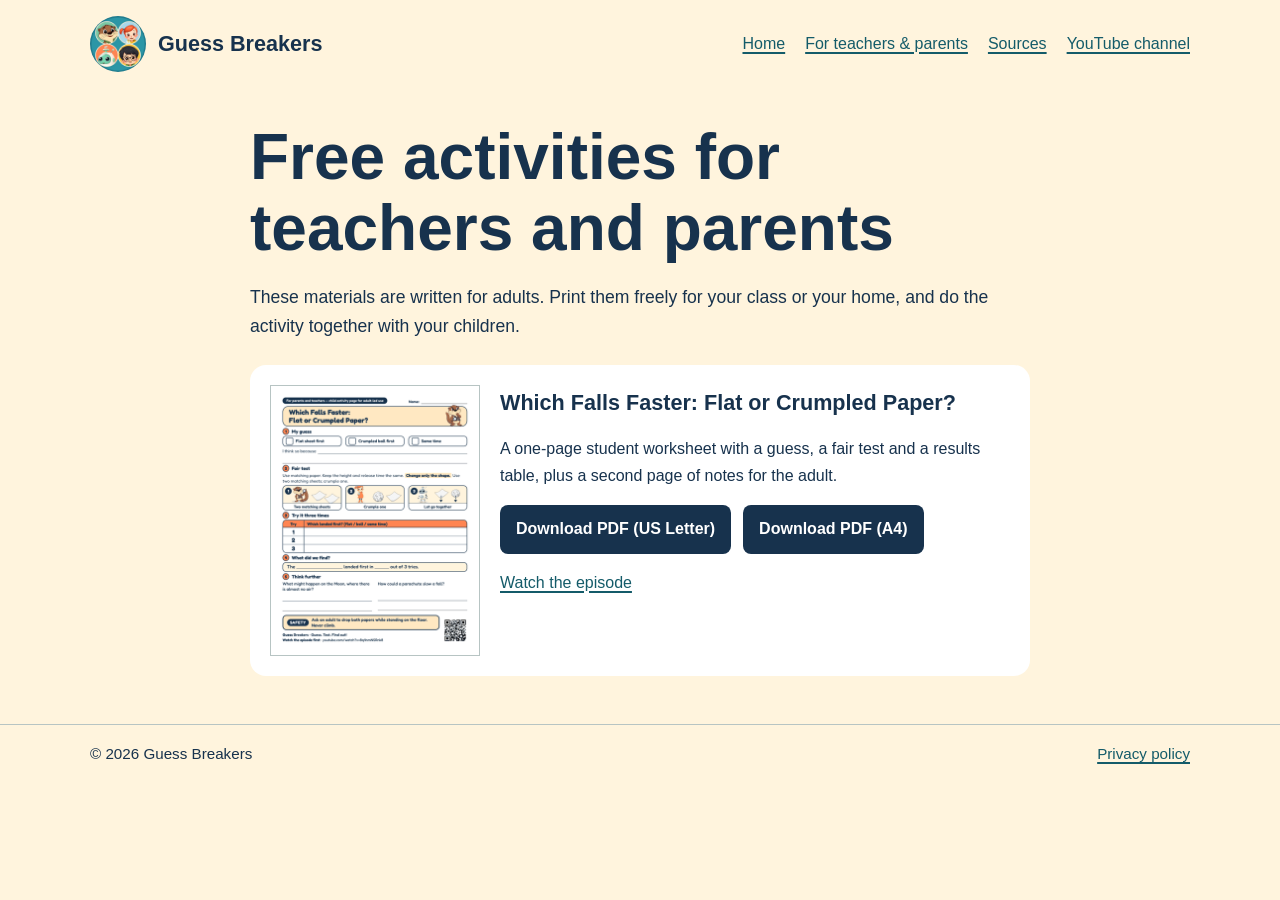
<file: teachers.html>
<!doctype html>
<html lang="en">
<head>
  <meta charset="utf-8">
  <meta name="viewport" content="width=device-width, initial-scale=1">
  <meta name="description" content="Free printable science activities for teachers and parents from Guess Breakers.">
  <title>For teachers &amp; parents — Guess Breakers</title>
  <link rel="stylesheet" href="style.css">
</head>
<body>
  <header class="site-header">
    <a class="brand" href="index.html" aria-label="Guess Breakers home">
      <img src="images/avatar-b.png" width="64" height="64" alt="The four Guess Breakers characters">
      <span>Guess Breakers</span>
    </a>
    <nav aria-label="Main navigation"><a href="index.html">Home</a><a href="teachers.html">For teachers &amp; parents</a><a href="sources.html">Sources</a><a href="https://www.youtube.com/@GuessBreakers">YouTube channel</a></nav>
  </header>
  <main class="teachers">
    <h1>Free activities for teachers and parents</h1>
    <p class="lead">These materials are written for adults. Print them freely for your class or your home, and do the activity together with your children.</p>
    <article class="card" aria-labelledby="ep0-title">
      <img src="worksheets/ep00-paper-drop-preview.png" width="420" height="544" alt="Preview of the worksheet: a guess box, fair-test steps and a table for three tries">
      <div>
        <h2 id="ep0-title">Which Falls Faster: Flat or Crumpled Paper?</h2>
        <p>A one-page student worksheet with a guess, a fair test and a results table, plus a second page of notes for the adult.</p>
        <div class="actions">
          <a class="button" href="https://github.com/dimitar-radenkov/guess-breakers/releases/download/worksheet-ep00-v1/guess-breakers-ep00-paper-drop-letter.pdf">Download PDF (US Letter)</a>
          <a class="button" href="https://github.com/dimitar-radenkov/guess-breakers/releases/download/worksheet-ep00-v1/guess-breakers-ep00-paper-drop-a4.pdf">Download PDF (A4)</a>
        </div>
        <p><a href="https://www.youtube.com/watch?v=8q4nmNSRnk8">Watch the episode</a></p>
      </div>
    </article>
  </main>
  <footer><span>© 2026 Guess Breakers</span><a href="privacy.html">Privacy policy</a></footer>
</body>
</html>
</file>
<file: style.css>
:root {
  color-scheme: light;
  --ink: #17324d;
  --sun: #ffc93c;
  --cream: #fff4dd;
  --teal: #1f7a8c;
  --mint: #7bc8a4;
  font-family: "Trebuchet MS", Arial, sans-serif;
  color: var(--ink);
  background: var(--cream);
  font-synthesis: none;
}
* { box-sizing: border-box; }
body { margin: 0; line-height: 1.65; }
a { color: #145b69; text-decoration-thickness: .12em; text-underline-offset: .18em; }
a:hover { color: var(--ink); }
a:focus-visible { outline: 3px solid var(--ink); outline-offset: 4px; border-radius: 2px; }
.site-header, footer { display: flex; align-items: center; justify-content: space-between; gap: 1rem; padding: 1rem max(1.25rem, calc((100% - 1100px) / 2)); }
.site-header { background: var(--cream); }
.brand { display: inline-flex; align-items: center; gap: .75rem; color: var(--ink); text-decoration: none; font-size: 1.35rem; font-weight: 800; }
.brand img { width: 3.5rem; height: 3.5rem; border-radius: 50%; }
nav { display: flex; gap: 1.25rem; flex-wrap: wrap; }
main { max-width: 1100px; margin: 0 auto; padding: 1rem 1.25rem 3rem; }
.hero { position: relative; overflow: hidden; min-height: 310px; border-radius: 1.25rem; background: var(--sun); }
.banner { display: block; width: 100%; height: auto; }
.hero-copy { padding: 1.5rem 2rem 2rem; }
h1 { margin: .1rem 0; font-size: clamp(2.1rem, 6vw, 4rem); line-height: 1.12; }
.slogan { margin: .3rem 0 1.1rem; font-size: 1.25rem; font-weight: 700; }
.eyebrow { margin: .2rem 0 .5rem; font-weight: 700; }
.button { display: inline-block; padding: .7rem 1rem; border-radius: .5rem; background: var(--ink); color: white; font-weight: 700; text-decoration: none; }
.button:hover { background: #0c2438; color: white; }
.about { max-width: 760px; margin: 2rem auto 0; font-size: 1.1rem; }
.closing { font-weight: 800; color: #145b69; }
.policy { max-width: 820px; padding-top: 2rem; }
.policy h1 { margin-bottom: 1rem; }
.policy h2 { margin: 2rem 0 .35rem; font-size: 1.35rem; }
.policy p { margin: .6rem 0 1rem; }
.policy li { margin: .65rem 0; overflow-wrap: anywhere; }
code { font-size: .92em; overflow-wrap: anywhere; }
footer { border-top: 1px solid #b7c4c3; font-size: .95rem; }
@media (min-width: 760px) {
  .hero { display: grid; grid-template-columns: 1.1fr .9fr; align-items: center; }
  .banner { grid-column: 2; grid-row: 1; }
  .hero-copy { grid-column: 1; grid-row: 1; padding: 2.5rem; }
}
@media (max-width: 560px) {
  .site-header { align-items: flex-start; flex-direction: column; }
  nav { gap: 1rem; }
  .hero-copy { padding: 1.25rem; }
  footer { align-items: flex-start; flex-direction: column; }
}
.teachers { max-width: 820px; padding-top: 2rem; }
.teachers .lead { font-size: 1.1rem; }
.card { display: grid; gap: 1.25rem; margin-top: 1.5rem; padding: 1.25rem; border-radius: 1rem; background: white; }
.card img { width: 100%; max-width: 210px; height: auto; border: 1px solid #b7c4c3; }
.card h2 { margin: 0 0 .4rem; font-size: 1.35rem; }
.actions { display: flex; flex-wrap: wrap; gap: .75rem; align-items: center; margin-top: 1rem; }
@media (min-width: 560px) { .card { grid-template-columns: 210px 1fr; } }
.sources-card { display: block; }
.sources { margin: .5rem 0 0; padding-left: 1.2rem; }
.sources li { margin: .4rem 0; overflow-wrap: anywhere; }
</file>
